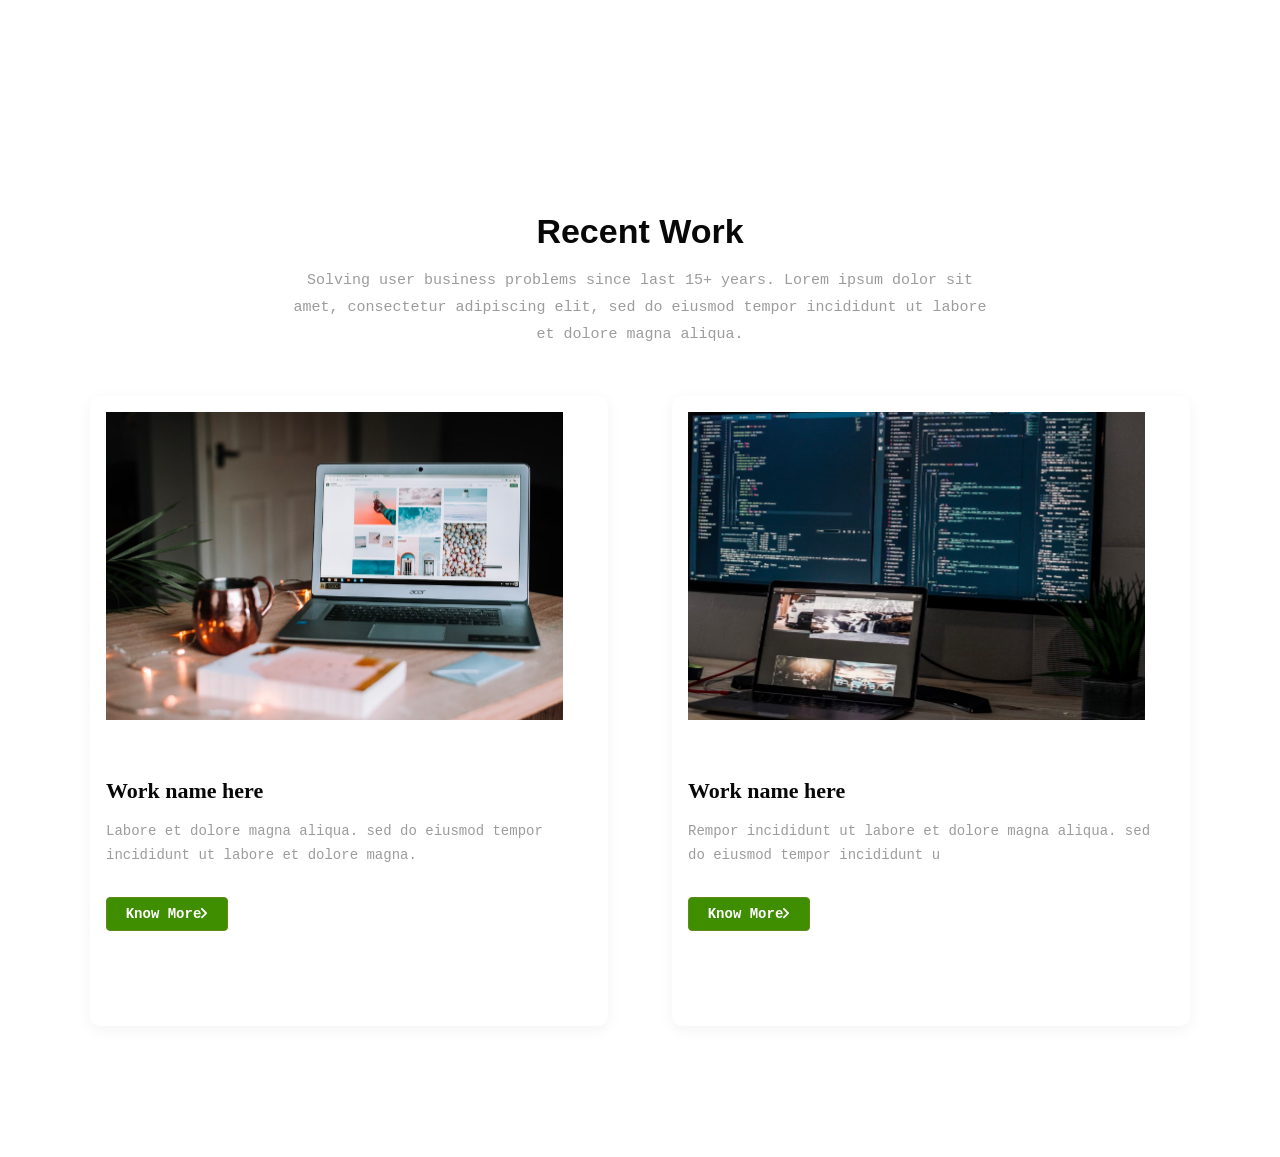
<file: Proyecto/index.html>
<!DOCTYPE html>
<html lang="en">
<head>
    <link rel="stylesheet" href="styles.css"/>
</head>
<body>
    <div class="Recent_work">
    <div class="Recent_h">
        <h3>Recent Work</h3>
        <p>
        Solving user business problems since last 15+ years. Lorem ipsum dolor
        sit amet, consectetur adipiscing elit, sed do eiusmod tempor
        incididunt ut labore et dolore magna aliqua.
        </p>
    </div>
    <div class="Markgroup_area">
        <div class="Markgroup1">
        <div class="Markgroup_image1">
            <img src="Imaganes/Imagen 1.svg">
        </div>
        <div class="Markgroup_text">
            <h4>Work name here</h4>
            <p>
            Labore et dolore magna aliqua. sed do eiusmod tempor incididunt ut
            labore et dolore magna.
            </p>
            <a href="#" class="btn_green_M"
            >Know More <img src="Imaganes/Vector.svg"/></a>
        </div>
        </div>
    <div class="Markgroup2">
        <div class="Markgroup_image2">
        <img src="Imaganes/imagen 2.svg"/>
        </div>
        <div class="Markgroup_text">
        <h4>Work name here</h4>
        <p>
            Rempor incididunt ut labore et dolore magna aliqua. sed do eiusmod
            tempor incididunt u
        </p>
        <a href="#" class="btn_green_M"
            >Know More <img src="Imaganes/Vector.svg"/></a>
        </div>
    </div>
    </div>
    </div>
</body>
</html>
</file>
<file: Proyecto/styles.css>
.Recent_work {
max-width: 1200px;
margin: 100px auto;
padding: 2rem;
font-family: "IBM Plex Mono", monospace;
}
.Recent_work h3{
color: #080808;
font-family: "Raleway", sans-serif;
font-weight: 800;
font-size: 34px;
margin-bottom: 1rem;
margin-top: 80px;
}
.Recent_h {
text-align: center;
margin-bottom: 3rem;
}
.Recent_h p{
color: #9c9c9c;
font-size: 15px;
line-height: 1.8;
max-width: 700px;
margin: 0 auto;
}
.Markgroup_area{
display: grid;
grid-template-columns: repeat(2, 1fr);
gap: 4rem;
justify-content: center;
align-items: start;
max-width: 1100px;
margin: 0 auto;
}
.Markgroup1,
.Markgroup2 {
display: flex;
flex-direction: column;
align-items: flex-start;
background: #fff;
border-radius: 10px;
padding: 1rem;
box-shadow: 0 4px 15px rgba(0,0,0,0.05);
transition: transform 0.3s ease;
}
.Markgroup_image1,
.Markgroup_image2 {
width: 100%;
border-radius: 8px;
object-fit: cover;
transition: transform 0.4s ease, box-shadow 0.4s ease;
}
.Markgroup_image1 :hover,
.Markgroup_image2 :hover {
transform: scale(1.03);
box-shadow: 0px 8px 20px rgba(0, 0, 0, 0.15);
}
.Markgroup_text{
margin-top: 1.5rem;
}
.Markgroup_text h4 {
color: #080808;
font-family: "Raleway";
font-weight: 800;
font-size: 22px;
margin-bottom: 1rem;
}
.Markgroup_text p{
color: #9c9c9c;
font-size: 14px;
line-height: 1.7;
margin-bottom: 1.8rem;
text-align: left;
}
.btn_green_M{
background: #3f8e00;
border: 1px solid #628a18;
border-radius: 4px;
display: flex;
width: 120px;
height: 32px;
justify-content: center;
align-items: center;
margin-bottom: 79px;
gap: 0px;
color: #ffff;
text-decoration: none;
font-size: 14px;
font-weight: 700;
font-family: "IBM Plex Mono", monospace;
}
</file>
